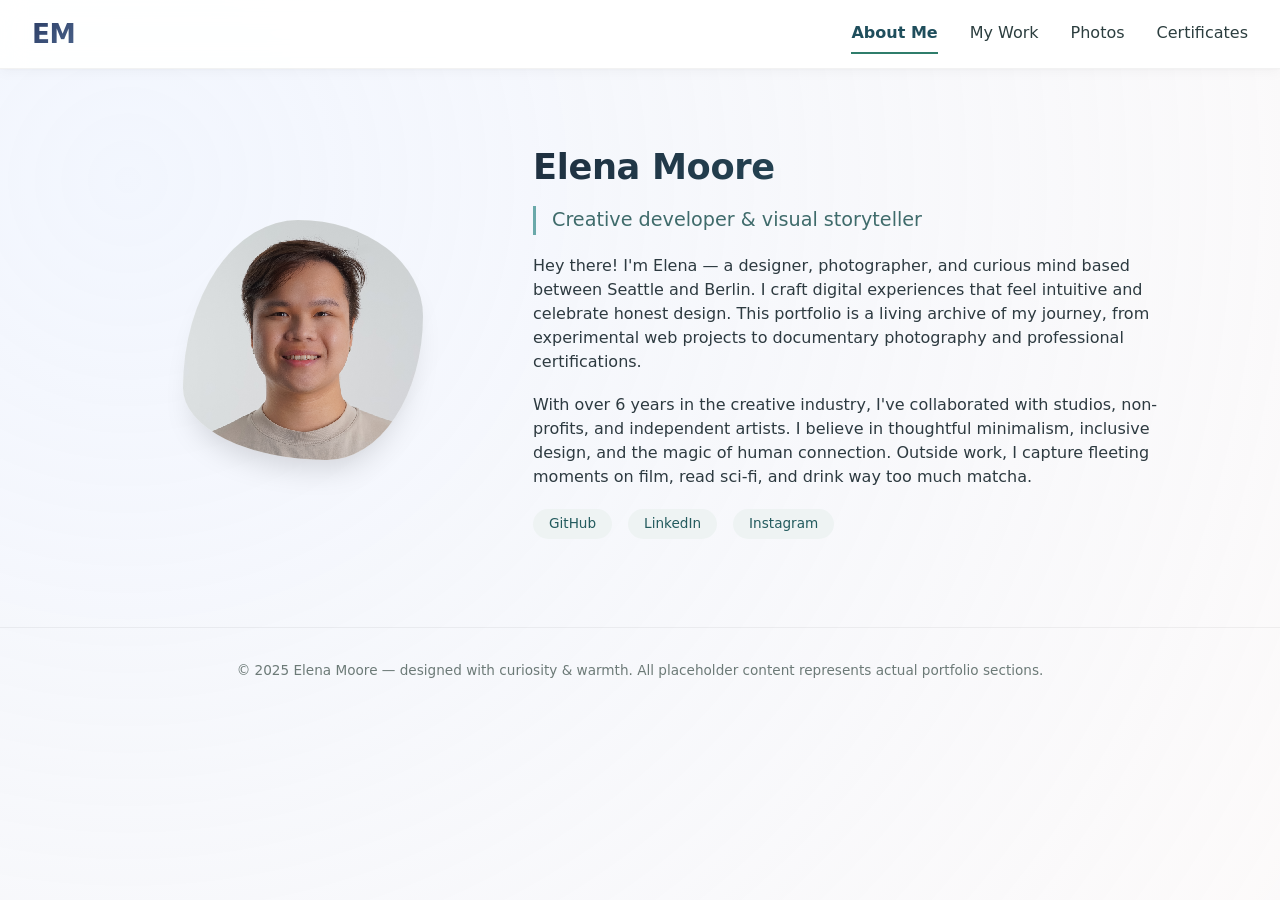
<file: index.html>
<!DOCTYPE html>
<html lang="en">
<head>
  <meta charset="UTF-8">
  <meta name="viewport" content="width=device-width, initial-scale=1.0, viewport-fit=cover">
  <title>Elena Moore | About Me</title>
  <link rel="stylesheet" href="css/style.css">
</head>
<body>

<header class="site-header">
  <div class="nav-container">
    <div class="logo">
      <a href="/website-test/">EM</a>
    </div>
    <ul class="nav-links">
      <li><a href="/website-test/" class="active">About Me</a></li>
      <li><a href="/website-test/work">My Work</a></li>
      <li><a href="/website-test/photos">Photos</a></li>
      <li><a href="/website-test/certificates">Certificates</a></li>
    </ul>
  </div>
</header>

<main class="main-content">
  <div class="about-grid">
    <div class="profile-pic">
      <div class="avatar-placeholder">
        <img src="images/profile.png" alt="Elena Moore profile photo">
      </div>
    </div>
    <div class="about-text">
      <h2>Elena Moore</h2>
      <div class="tagline">Creative developer & visual storyteller</div>
      <p>Hey there! I'm Elena — a designer, photographer, and curious mind based between Seattle and Berlin. I craft digital experiences that feel intuitive and celebrate honest design. This portfolio is a living archive of my journey, from experimental web projects to documentary photography and professional certifications.</p>
      <p>With over 6 years in the creative industry, I've collaborated with studios, non-profits, and independent artists. I believe in thoughtful minimalism, inclusive design, and the magic of human connection. Outside work, I capture fleeting moments on film, read sci-fi, and drink way too much matcha.</p>
      <div class="social-links">
        <a href="#">GitHub</a>
        <a href="#">LinkedIn</a>
        <a href="#">Instagram</a>
      </div>
    </div>
  </div>
</main>

<footer class="site-footer">
  <p>© 2025 Elena Moore — designed with curiosity & warmth. All placeholder content represents actual portfolio sections.</p>
</footer>

</body>
</html>
</file>
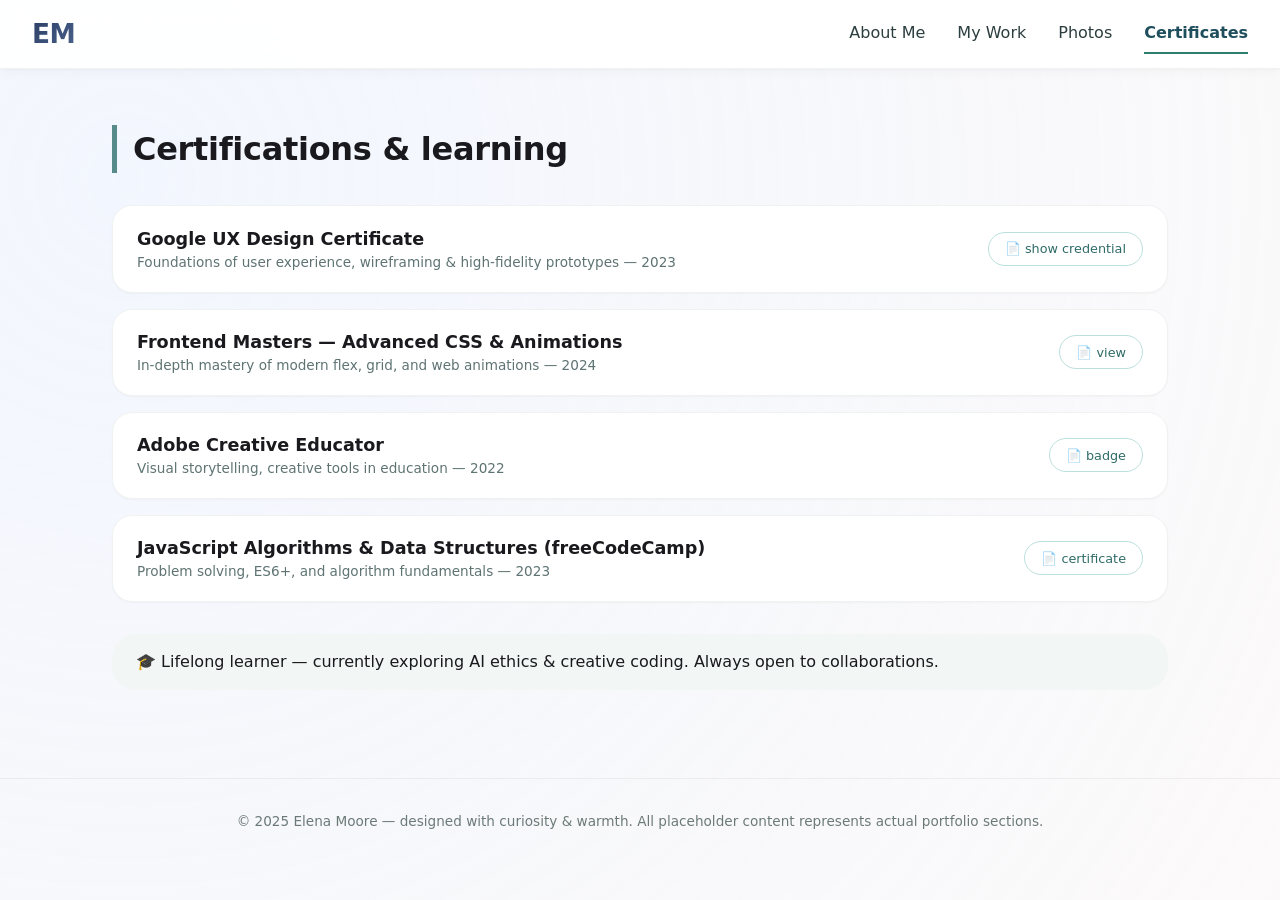
<file: certs.html>
<!DOCTYPE html>
<html lang="en">
<head>
  <meta charset="UTF-8">
  <meta name="viewport" content="width=device-width, initial-scale=1.0, viewport-fit=cover">
  <title>Elena Moore | Certificates</title>
  <link rel="stylesheet" href="css/style.css">
</head>
<body>

<header class="site-header">
  <div class="nav-container">
    <div class="logo">
      <a href="index.html">EM</a>
    </div>
    <ul class="nav-links">
      <li><a href="index.html">About Me</a></li>
      <li><a href="work.html">My Work</a></li>
      <li><a href="photos.html">Photos</a></li>
      <li><a href="certificates.html" class="active">Certificates</a></li>
    </ul>
  </div>
</header>

<main class="main-content">
  <h2 class="section-title">Certifications & learning</h2>
  <div class="cert-list">
    <div class="cert-entry">
      <div class="cert-info">
        <h4>Google UX Design Certificate</h4>
        <p>Foundations of user experience, wireframing & high-fidelity prototypes — 2023</p>
      </div>
      <a href="#" class="cert-link" onclick="alert('🔐 Demo credential. In production, this would link to your actual certificate.'); return false;">📄 show credential</a>
    </div>
    <div class="cert-entry">
      <div class="cert-info">
        <h4>Frontend Masters — Advanced CSS & Animations</h4>
        <p>In-depth mastery of modern flex, grid, and web animations — 2024</p>
      </div>
      <a href="#" class="cert-link" onclick="alert('🔐 Demo credential. In production, this would link to your actual certificate.'); return false;">📄 view</a>
    </div>
    <div class="cert-entry">
      <div class="cert-info">
        <h4>Adobe Creative Educator</h4>
        <p>Visual storytelling, creative tools in education — 2022</p>
      </div>
      <a href="#" class="cert-link" onclick="alert('🔐 Demo credential. In production, this would link to your actual certificate.'); return false;">📄 badge</a>
    </div>
    <div class="cert-entry">
      <div class="cert-info">
        <h4>JavaScript Algorithms & Data Structures (freeCodeCamp)</h4>
        <p>Problem solving, ES6+, and algorithm fundamentals — 2023</p>
      </div>
      <a href="#" class="cert-link" onclick="alert('🔐 Demo credential. In production, this would link to your actual certificate.'); return false;">📄 certificate</a>
    </div>
  </div>
  <div style="margin-top: 2rem; background: #f2f6f5; border-radius: 24px; padding: 1rem 1.5rem;">
    <p>🎓 Lifelong learner — currently exploring AI ethics & creative coding. Always open to collaborations.</p>
  </div>
</main>

<footer class="site-footer">
  <p>© 2025 Elena Moore — designed with curiosity & warmth. All placeholder content represents actual portfolio sections.</p>
</footer>

</body>
</html>
</file>
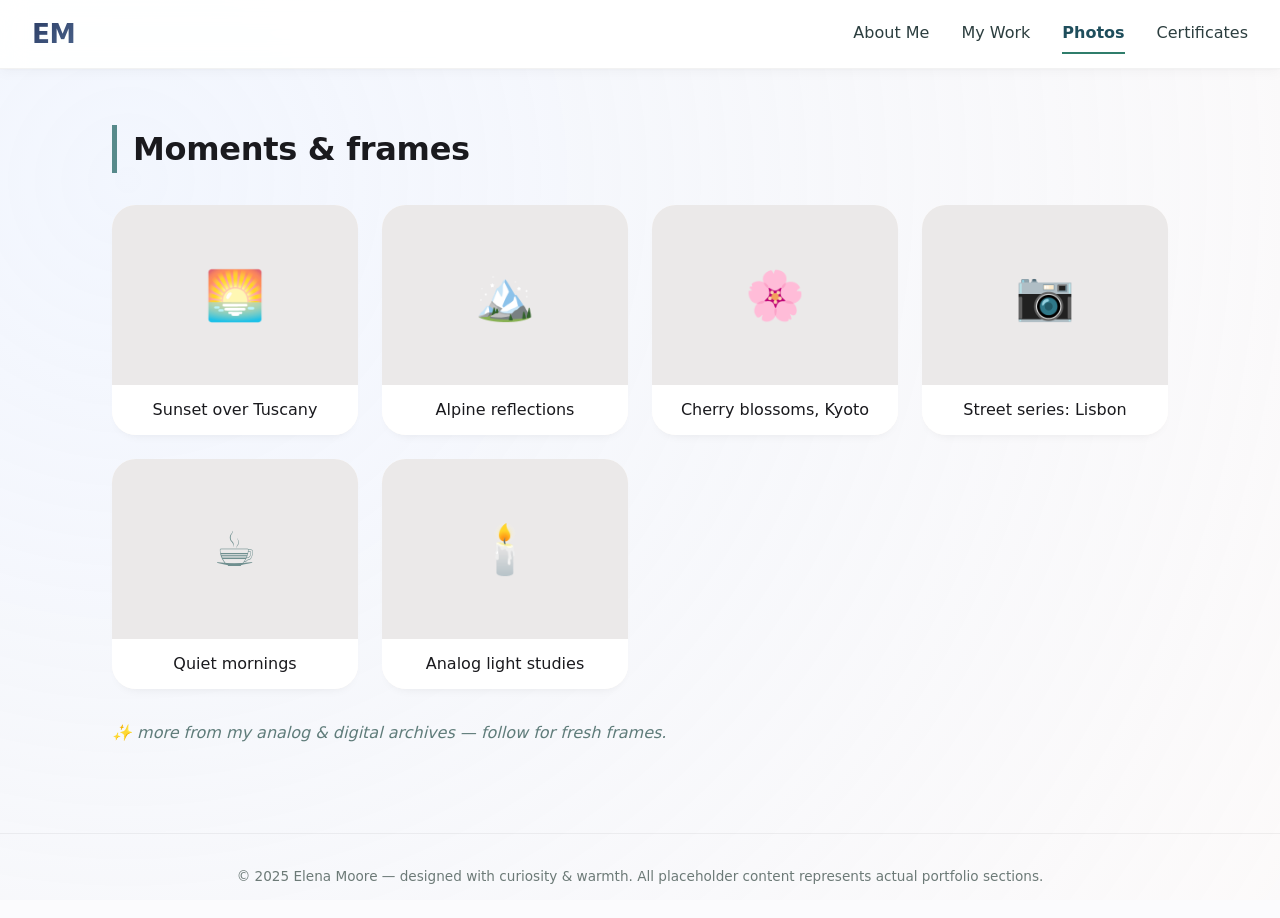
<file: photos.html>
<!DOCTYPE html>
<html lang="en">
<head>
  <meta charset="UTF-8">
  <meta name="viewport" content="width=device-width, initial-scale=1.0, viewport-fit=cover">
  <title>Elena Moore | Photos</title>
  <link rel="stylesheet" href="css/style.css">
</head>
<body>

<header class="site-header">
  <div class="nav-container">
    <div class="logo">
      <a href="/website-test/">EM</a>
    </div>
    <ul class="nav-links">
      <li><a href="/website-test/">About Me</a></li>
      <li><a href="/website-test/work">My Work</a></li>
      <li><a href="/website-test/photos" class="active">Photos</a></li>
      <li><a href="/website-test/certificates">Certificates</a></li>
    </ul>
  </div>
</header>

<main class="main-content">
  <h2 class="section-title">Moments & frames</h2>
  <div class="photo-gallery">
    <div class="photo-item">
      <div class="photo-placeholder">🌅</div>
      <p>Sunset over Tuscany</p>
    </div>
    <div class="photo-item">
      <div class="photo-placeholder">🏔️</div>
      <p>Alpine reflections</p>
    </div>
    <div class="photo-item">
      <div class="photo-placeholder">🌸</div>
      <p>Cherry blossoms, Kyoto</p>
    </div>
    <div class="photo-item">
      <div class="photo-placeholder">📷</div>
      <p>Street series: Lisbon</p>
    </div>
    <div class="photo-item">
      <div class="photo-placeholder">☕</div>
      <p>Quiet mornings</p>
    </div>
    <div class="photo-item">
      <div class="photo-placeholder">🕯️</div>
      <p>Analog light studies</p>
    </div>
  </div>
  <p style="margin-top: 2rem; font-style: italic; color: #5f7c7a;">✨ more from my analog & digital archives — follow for fresh frames.</p>
</main>

<footer class="site-footer">
  <p>© 2025 Elena Moore — designed with curiosity & warmth. All placeholder content represents actual portfolio sections.</p>
</footer>

</body>
</html>
</file>
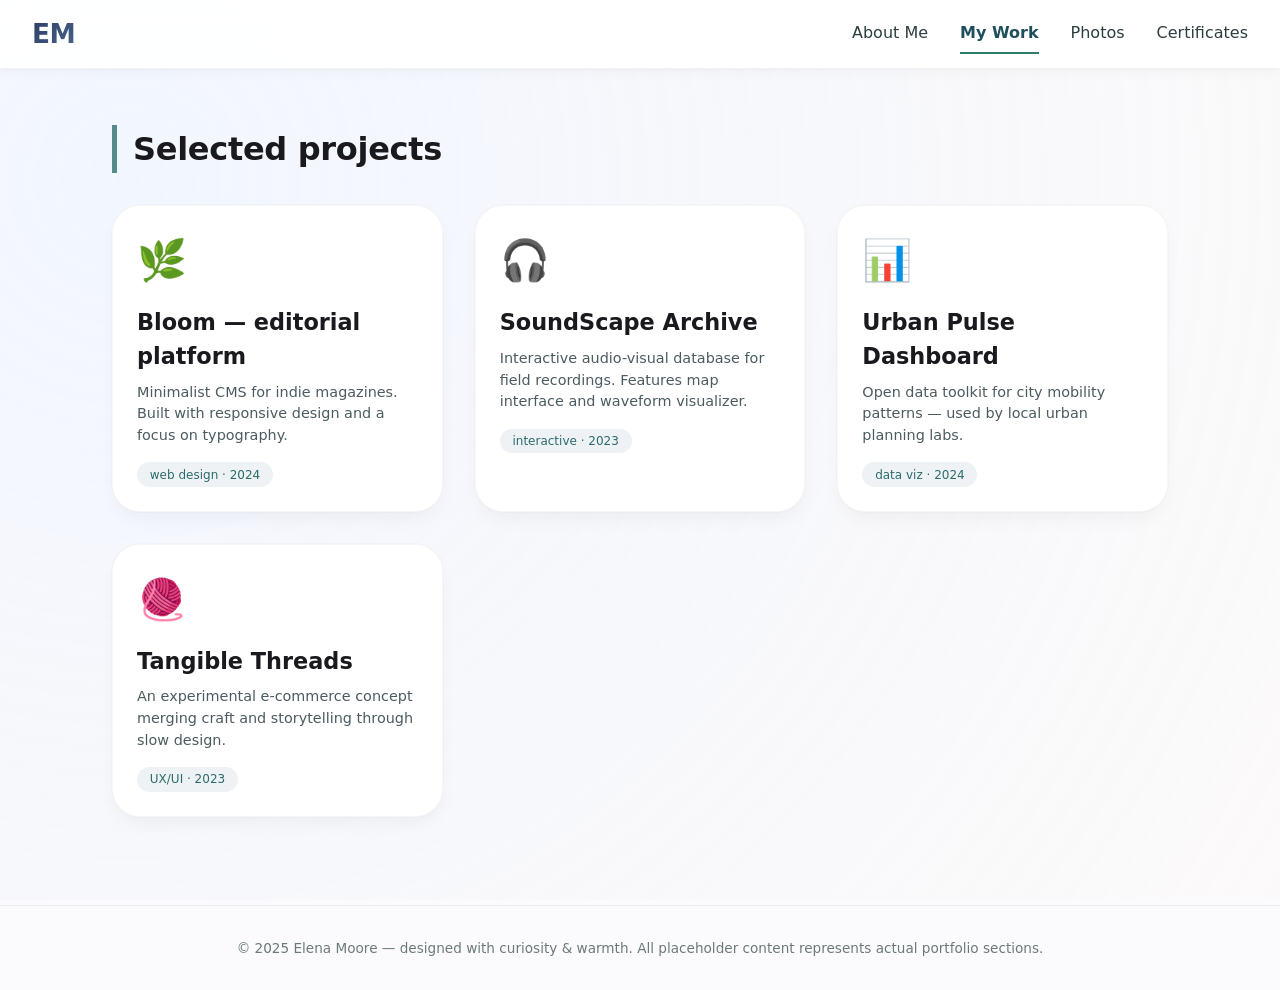
<file: work.html>
<!DOCTYPE html>
<html lang="en">
<head>
  <meta charset="UTF-8">
  <meta name="viewport" content="width=device-width, initial-scale=1.0, viewport-fit=cover">
  <title>Elena Moore | My Work</title>
  <link rel="stylesheet" href="css/style.css">
</head>
<body>

<header class="site-header">
  <div class="nav-container">
    <div class="logo">
      <a href="/website-test/">EM</a>
    </div>
    <ul class="nav-links">
      <li><a href="/website-test/">About Me</a></li>
      <li><a href="/website-test/work" class="active">My Work</a></li>
      <li><a href="/website-test/photos">Photos</a></li>
      <li><a href="/website-test/certificates">Certificates</a></li>
    </ul>
  </div>
</header>

<main class="main-content">
  <h2 class="section-title">Selected projects</h2>
  <div class="cards-grid">
    <div class="card">
      <div class="card-icon">🌿</div>
      <h3>Bloom — editorial platform</h3>
      <p>Minimalist CMS for indie magazines. Built with responsive design and a focus on typography.</p>
      <span class="badge">web design · 2024</span>
    </div>
    <div class="card">
      <div class="card-icon">🎧</div>
      <h3>SoundScape Archive</h3>
      <p>Interactive audio-visual database for field recordings. Features map interface and waveform visualizer.</p>
      <span class="badge">interactive · 2023</span>
    </div>
    <div class="card">
      <div class="card-icon">📊</div>
      <h3>Urban Pulse Dashboard</h3>
      <p>Open data toolkit for city mobility patterns — used by local urban planning labs.</p>
      <span class="badge">data viz · 2024</span>
    </div>
    <div class="card">
      <div class="card-icon">🧶</div>
      <h3>Tangible Threads</h3>
      <p>An experimental e‑commerce concept merging craft and storytelling through slow design.</p>
      <span class="badge">UX/UI · 2023</span>
    </div>
  </div>
</main>

<footer class="site-footer">
  <p>© 2025 Elena Moore — designed with curiosity & warmth. All placeholder content represents actual portfolio sections.</p>
</footer>

</body>
</html>
</file>
<file: css/style.css>
* {
  margin: 0;
  padding: 0;
  box-sizing: border-box;
}

body {
  background: #fbfbfd;
  font-family: 'Inter', system-ui, -apple-system, 'Segoe UI', Roboto, Helvetica, Arial, sans-serif;
  color: #1a1a1e;
  line-height: 1.5;
  scroll-behavior: smooth;
}

/* smooth gradient background accent */
body::before {
  content: '';
  position: fixed;
  top: 0;
  left: 0;
  width: 100%;
  height: 100%;
  background: radial-gradient(circle at 10% 20%, rgba(230, 240, 255, 0.4), rgba(255, 245, 240, 0.2));
  z-index: -2;
  pointer-events: none;
}

/* ========== NAVIGATION (TOP) ========== */
.site-header {
  background: rgba(255, 255, 255, 0.92);
  backdrop-filter: blur(12px);
  -webkit-backdrop-filter: blur(12px);
  box-shadow: 0 1px 2px rgba(0, 0, 0, 0.02), 0 4px 12px rgba(0, 0, 0, 0.03);
  border-bottom: 1px solid rgba(0, 0, 0, 0.05);
  position: sticky;
  top: 0;
  z-index: 100;
  width: 100%;
}

.nav-container {
  max-width: 1280px;
  margin: 0 auto;
  padding: 0.9rem 2rem;
  display: flex;
  align-items: center;
  justify-content: space-between;
  flex-wrap: wrap;
  gap: 1rem;
}

.logo a {
  font-size: 1.65rem;
  font-weight: 600;
  letter-spacing: -0.02em;
  background: linear-gradient(135deg, #2c3e66, #4a628a);
  background-clip: text;
  -webkit-background-clip: text;
  color: transparent;
  text-decoration: none;
  transition: opacity 0.2s;
}

.logo a:hover {
  opacity: 0.8;
}

.nav-links {
  display: flex;
  gap: 2rem;
  list-style: none;
  flex-wrap: wrap;
}

.nav-links li a {
  text-decoration: none;
  font-size: 1rem;
  font-weight: 500;
  font-family: inherit;
  color: #2c3e3f;
  padding: 0.4rem 0;
  transition: color 0.2s, border-bottom 0.2s;
  border-bottom: 2px solid transparent;
  display: inline-block;
}

.nav-links li a:hover {
  color: #1f5f6b;
  border-bottom-color: #87b9bb;
}

/* active tab indicator */
.nav-links li a.active {
  color: #1f4e5c;
  border-bottom-color: #2f7d6b;
  font-weight: 600;
}

/* ========== MAIN CONTENT ========== */
.main-content {
  max-width: 1120px;
  margin: 2rem auto 4rem;
  padding: 1.5rem 2rem;
  animation: fadeScale 0.35s ease-out forwards;
}

@keyframes fadeScale {
  0% {
    opacity: 0;
    transform: translateY(12px);
  }
  100% {
    opacity: 1;
    transform: translateY(0);
  }
}

/* about me */
.about-grid {
  display: flex;
  flex-wrap: wrap;
  gap: 2.5rem;
  align-items: center;
  margin-top: 1rem;
}

.profile-pic {
  flex: 1.2;
  min-width: 200px;
  text-align: center;
}

.avatar-placeholder {
  width: 240px;
  height: 240px;
  margin: 0 auto;
  /* Choose your preferred shape below - I recommend starting with #1 */
  
  /* OPTION 1: Clean circle (best for preserving quality) 
  border-radius: 50%; */
  
  /* OPTION 2: Subtle rounded square 
  border-radius: 28px; */
  
  /* OPTION 3: Original blob shape */
  border-radius: 48% 52% 40% 60% / 70% 40% 60% 30%; 
  
  overflow: hidden;
  box-shadow: 0 20px 30px -12px rgba(0, 0, 0, 0.15);
  transition: transform 0.3s ease, box-shadow 0.3s ease;
  background: #f0f3f5; /* Neutral background while loading */
}

.avatar-placeholder img {
  width: 100%;
  height: 100%;
  object-fit: cover;  /* Preserves aspect ratio while filling container */
  object-position: center 20%; /* Adjusts vertical focus - change 20% to where eyes/face are */
  display: block;
  image-rendering: auto;  /* Ensures browser uses highest quality */
  image-rendering: crisp-edges;  /* For sharp edges on PNGs */
  image-rendering: pixelated;  /* For pixel art - remove if not needed */
}

/* Optional: Slight zoom on hover (doesn't reduce quality) */
.avatar-placeholder:hover {
  transform: scale(1.02);
  box-shadow: 0 25px 35px -12px rgba(0, 0, 0, 0.2);
}

.avatar-placeholder:hover img {
  transform: scale(1.03);  /* Subtle zoom preserves quality */
}
.avatar-placeholder span {
  font-size: 4.2rem;
  font-weight: 400;
  color: #2a4b5c;
}

.about-text {
  flex: 2;
}

.about-text h2 {
  font-size: 2.2rem;
  font-weight: 600;
  letter-spacing: -0.01em;
  background: linear-gradient(115deg, #1e2f3f, #2d5f6e);
  background-clip: text;
  -webkit-background-clip: text;
  color: transparent;
  margin-bottom: 0.75rem;
}

.about-text .tagline {
  font-size: 1.2rem;
  color: #3f6b6b;
  border-left: 3px solid #6aa9aa;
  padding-left: 1rem;
  margin-bottom: 1.2rem;
}

.about-text p {
  margin-bottom: 1.2rem;
  color: #2d3a40;
}

.social-links {
  display: flex;
  gap: 1rem;
  margin-top: 1rem;
}

.social-links a {
  text-decoration: none;
  font-weight: 500;
  background: #eef3f3;
  padding: 0.3rem 1rem;
  border-radius: 40px;
  font-size: 0.85rem;
  color: #235b5e;
  transition: all 0.2s;
}

.social-links a:hover {
  background: #d0e2e2;
  color: #0e3e42;
}

/* work / photos / certificates cards style */
.section-title {
  font-size: 2rem;
  font-weight: 600;
  margin-bottom: 2rem;
  letter-spacing: -0.3px;
  border-left: 5px solid #578a8b;
  padding-left: 1rem;
}

.cards-grid {
  display: grid;
  grid-template-columns: repeat(auto-fill, minmax(280px, 1fr));
  gap: 2rem;
}

.card {
  background: white;
  border-radius: 28px;
  padding: 1.5rem;
  box-shadow: 0 10px 20px -5px rgba(0, 0, 0, 0.05), 0 0 0 1px rgba(0, 0, 0, 0.02);
  transition: all 0.25s ease;
  border: 1px solid rgba(0, 0, 0, 0.03);
}

.card:hover {
  transform: translateY(-5px);
  box-shadow: 0 24px 36px -12px rgba(0, 0, 0, 0.12);
  border-color: rgba(100, 140, 130, 0.2);
}

.card-icon {
  font-size: 2.5rem;
  margin-bottom: 1rem;
}

.card h3 {
  font-size: 1.4rem;
  margin-bottom: 0.5rem;
  font-weight: 600;
}

.card p {
  color: #4b5b60;
  font-size: 0.9rem;
}

.badge {
  display: inline-block;
  background: #eef2f5;
  border-radius: 100px;
  padding: 0.2rem 0.8rem;
  font-size: 0.75rem;
  margin-top: 1rem;
  color: #2c6b6b;
}

/* photo gallery specific */
.photo-gallery {
  display: grid;
  grid-template-columns: repeat(auto-fill, minmax(200px, 1fr));
  gap: 1.5rem;
}

.photo-item {
  background: #fffaf5;
  border-radius: 24px;
  overflow: hidden;
  box-shadow: 0 6px 12px -8px rgba(0, 0, 0, 0.1);
  transition: 0.2s;
}

.photo-placeholder {
  background: #ebe9e9;
  height: 180px;
  display: flex;
  align-items: center;
  justify-content: center;
  font-size: 3rem;
  color: #6f8f8f;
}

.photo-item p {
  padding: 0.8rem 1rem;
  font-weight: 500;
  background: white;
  text-align: center;
}

/* certificates style */
.cert-list {
  display: flex;
  flex-direction: column;
  gap: 1rem;
}

.cert-entry {
  background: white;
  border-radius: 20px;
  padding: 1.2rem 1.5rem;
  display: flex;
  align-items: center;
  flex-wrap: wrap;
  justify-content: space-between;
  box-shadow: 0 1px 2px rgba(0, 0, 0, 0.03);
  border: 1px solid #eef2f0;
}

.cert-info h4 {
  font-weight: 600;
  font-size: 1.1rem;
}

.cert-info p {
  font-size: 0.85rem;
  color: #5f7373;
}

.cert-link {
  background: none;
  border: 1.5px solid #bbe0dc;
  padding: 0.4rem 1rem;
  border-radius: 60px;
  font-size: 0.8rem;
  font-weight: 500;
  color: #2e6b67;
  cursor: pointer;
  transition: 0.1s;
  display: inline-block;
  text-decoration: none;
}

.cert-link:hover {
  background: #e0f0ee;
}

/* footer */
.site-footer {
  text-align: center;
  padding: 2rem;
  margin-top: 2rem;
  color: #6c7a77;
  font-size: 0.85rem;
  border-top: 1px solid rgba(0, 0, 0, 0.05);
}

/* responsive */
@media (max-width: 680px) {
  .nav-container {
    flex-direction: column;
    align-items: center;
    padding: 1rem;
  }
  .nav-links {
    justify-content: center;
    gap: 1.2rem;
  }
  .about-grid {
    flex-direction: column;
    text-align: center;
  }
  .about-text .tagline {
    border-left: none;
    text-align: center;
  }
  .section-title {
    font-size: 1.8rem;
  }
  .main-content {
    padding: 1rem;
  }
}
</file>
